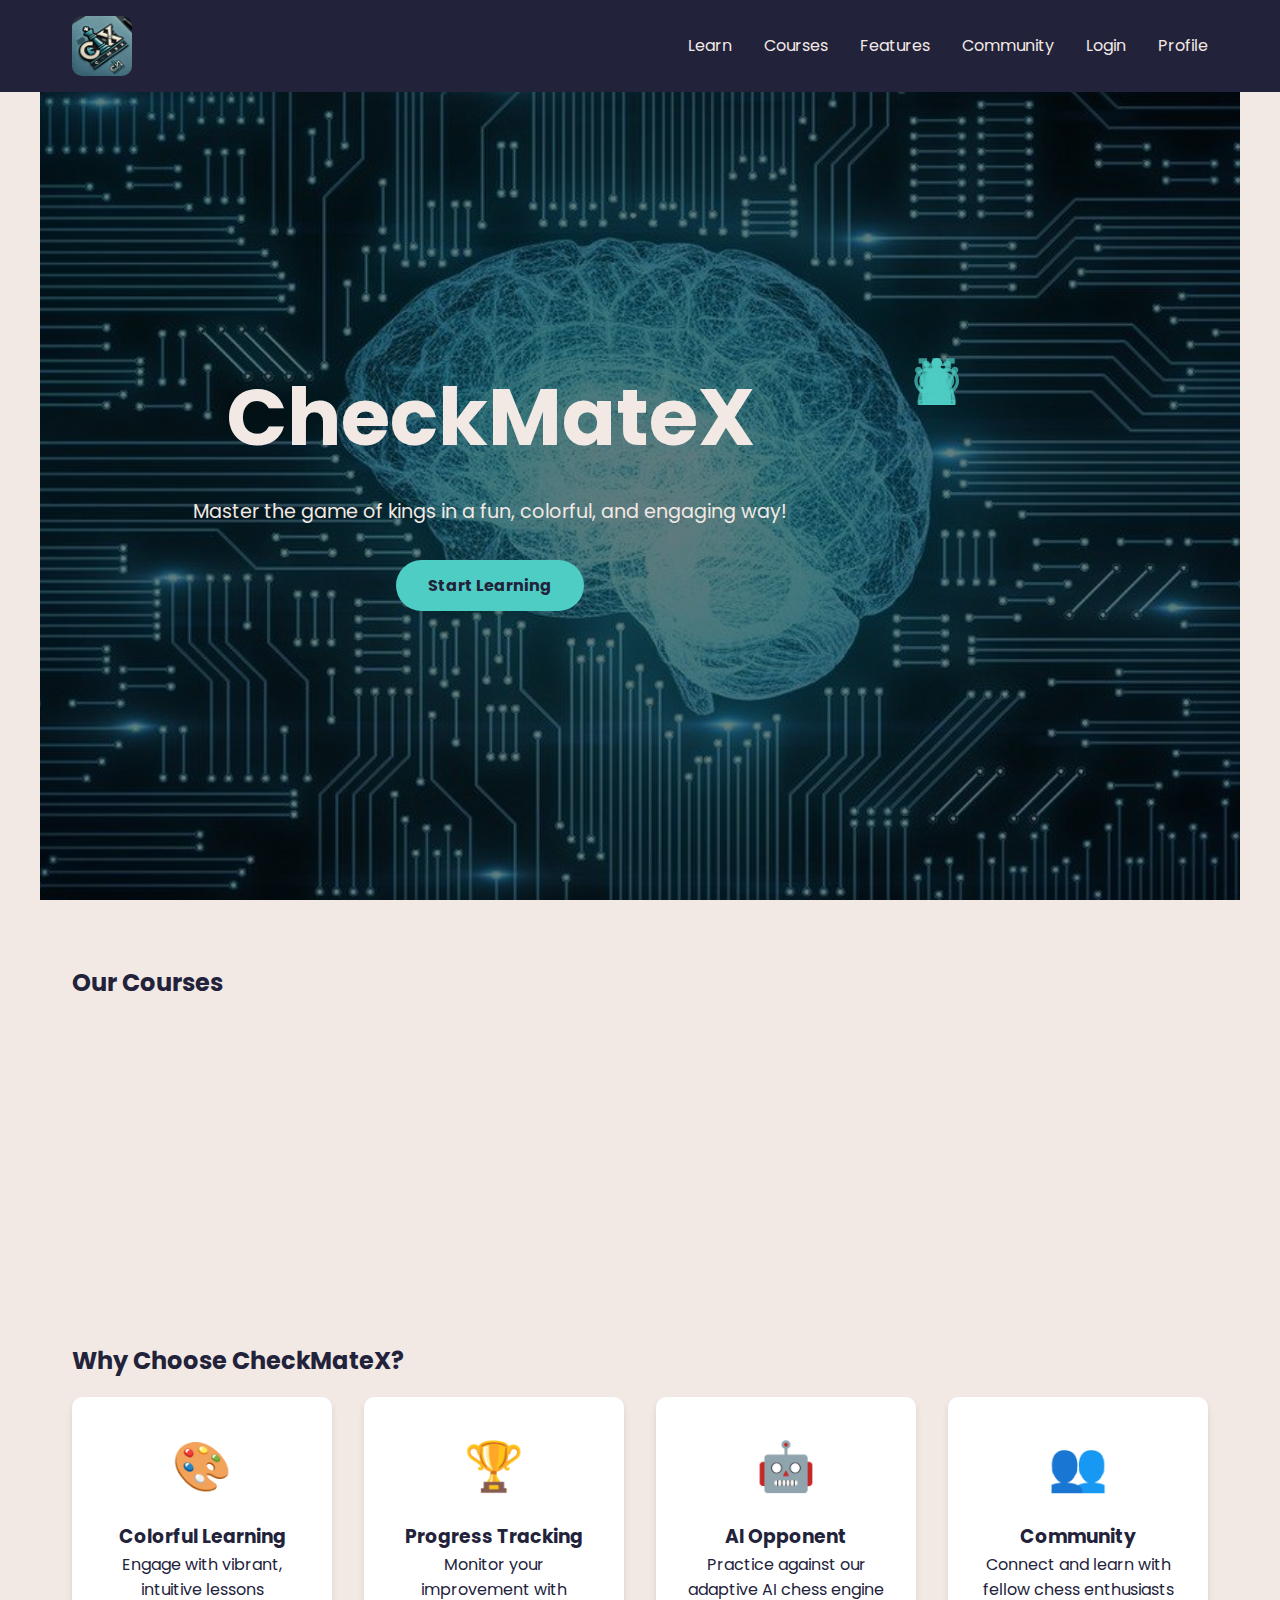
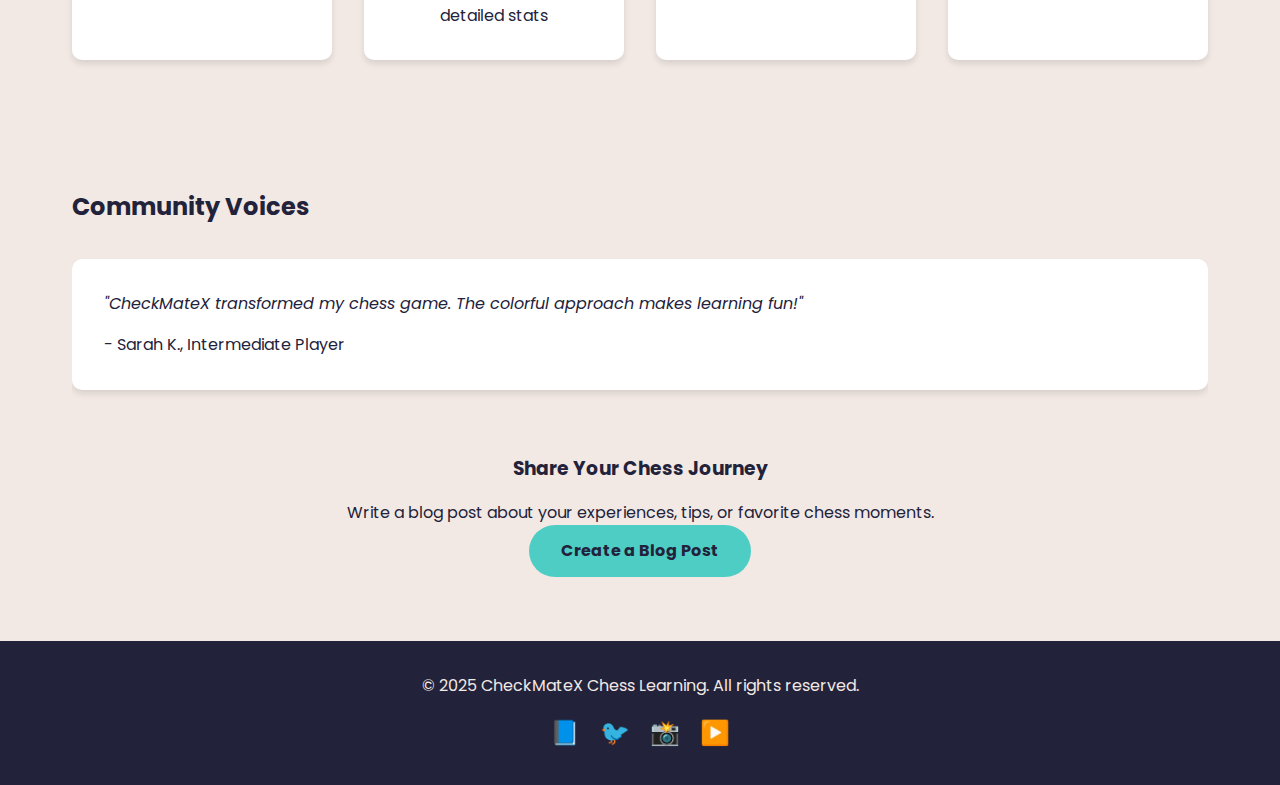
<file: index.html>
<!DOCTYPE html>
<html lang="en">
<head>
    <meta charset="UTF-8">
    <meta name="viewport" content="width=device-width, initial-scale=1.0">
    <title>CheckMateX - Master Chess in Style!</title>
    <link rel="stylesheet" href="styles.css">
    <link href="https://fonts.googleapis.com/css2?family=Poppins:wght@400;600;700&display=swap" rel="stylesheet">
</head>
<body>
    <header>
        <nav>
            <div class="logo">
                <img src="/images/cmx-logo.webp" alt="CMX Logo" class="logo-img">
                <span>CheckMateX</span>
            </div>
            
            <ul>
                <li><a href="learning-options.html">Learn</a></li>
                <li><a href="#courses">Courses</a></li>
                <li><a href="#features">Features</a></li>
                <li><a href="#testimonials">Community</a></li>
                <li><a href="login.html">Login</a></li>
                <li><a href="profile.html">Profile</a></li>
            </ul>
        </nav>
    </header>

    <main>
        <section id="home" class="hero">
            <div class="hero-content">
                <h1 class="website-name">CheckMateX</h1>
                <p>Master the game of kings in a fun, colorful, and engaging way!</p>
                <a href="learning-options.html" class="cta-button">Start Learning</a>
            </div>
            <div class="chess-board">
                <div class="piece" id="knight">♞</div>
                <div class="piece" id="rook">♜</div>
                <div class="piece" id="bishop">♝</div>
                <div class="piece" id="queen">♛</div>
                <div class="piece" id="king">♚</div>
                <div class="piece" id="pawn">♟</div>
            </div>
        </section>

        <section id="courses">
            <h2>Our Courses</h2>
            <div class="course-grid">
                <div class="course-card" style="--accent-color: #FF6B6B;">
                    <h3>Beginner's Gambit</h3>
                    <p>Master the basics and build a solid foundation</p>
                </div>
                <div class="course-card" style="--accent-color: #4ECDC4;">
                    <h3>Tactical Mastery</h3>
                    <p>Learn game-winning combinations and strategies</p>
                </div>
                <div class="course-card" style="--accent-color: #FFA07A;">
                    <h3>Endgame Wizardry</h3>
                    <p>Turn endgames into your secret weapon</p>
                </div>
                <div class="course-card" style="--accent-color: #45B7D1;">
                    <h3>Grandmaster Insights</h3>
                    <p>Advanced techniques from chess champions</p>
                </div>
            </div>
        </section>

        <section id="features">
            <h2>Why Choose CheckMateX?</h2>
            <div class="features-grid">
                <div class="feature">
                    <div class="feature-icon">🎨</div>
                    <h3>Colorful Learning</h3>
                    <p>Engage with vibrant, intuitive lessons</p>
                </div>
                <div class="feature">
                    <div class="feature-icon">🏆</div>
                    <h3>Progress Tracking</h3>
                    <p>Monitor your improvement with detailed stats</p>
                </div>
                <div class="feature">
                    <div class="feature-icon">🤖</div>
                    <h3>AI Opponent</h3>
                    <p>Practice against our adaptive AI chess engine</p>
                </div>
                <div class="feature">
                    <div class="feature-icon">👥</div>
                    <h3>Community</h3>
                    <p>Connect and learn with fellow chess enthusiasts</p>
                </div>
            </div>
        </section>

        <section id="testimonials">
            <h2>Community Voices</h2>
            <div class="testimonial-carousel">
                <div class="testimonial">
                    <p>"CheckMateX transformed my chess game. The colorful approach makes learning fun!"</p>
                    <span>- Sarah K., Intermediate Player</span>
                </div>
                <div class="testimonial">
                    <p>"I've tried many chess courses, but CheckMateX's interactive style is unmatched."</p>
                    <span>- Mike R., Beginner</span>
                </div>
                <div class="testimonial">
                    <p>"The Grandmaster Insights course helped me reach new heights in my chess career."</p>
                    <span>- Elena G., Advanced Player</span>
                </div>
            </div>
            <div class="blog-section">
                <h3>Share Your Chess Journey</h3>
                <p>Write a blog post about your experiences, tips, or favorite chess moments.</p>
                <a href="create-blog.html" class="cta-button">Create a Blog Post</a>
            </div>
        </section>
    </main>

    <footer>
        <p>&copy; 2025 CheckMateX Chess Learning. All rights reserved.</p>
        <div class="social-links">
            <a href="#" class="social-icon">📘</a>
            <a href="#" class="social-icon">🐦</a>
            <a href="#" class="social-icon">📸</a>
            <a href="#" class="social-icon">▶️</a>
        </div>
    </footer>

    <script src="script.js"></script>
</body>
</html>
</file>
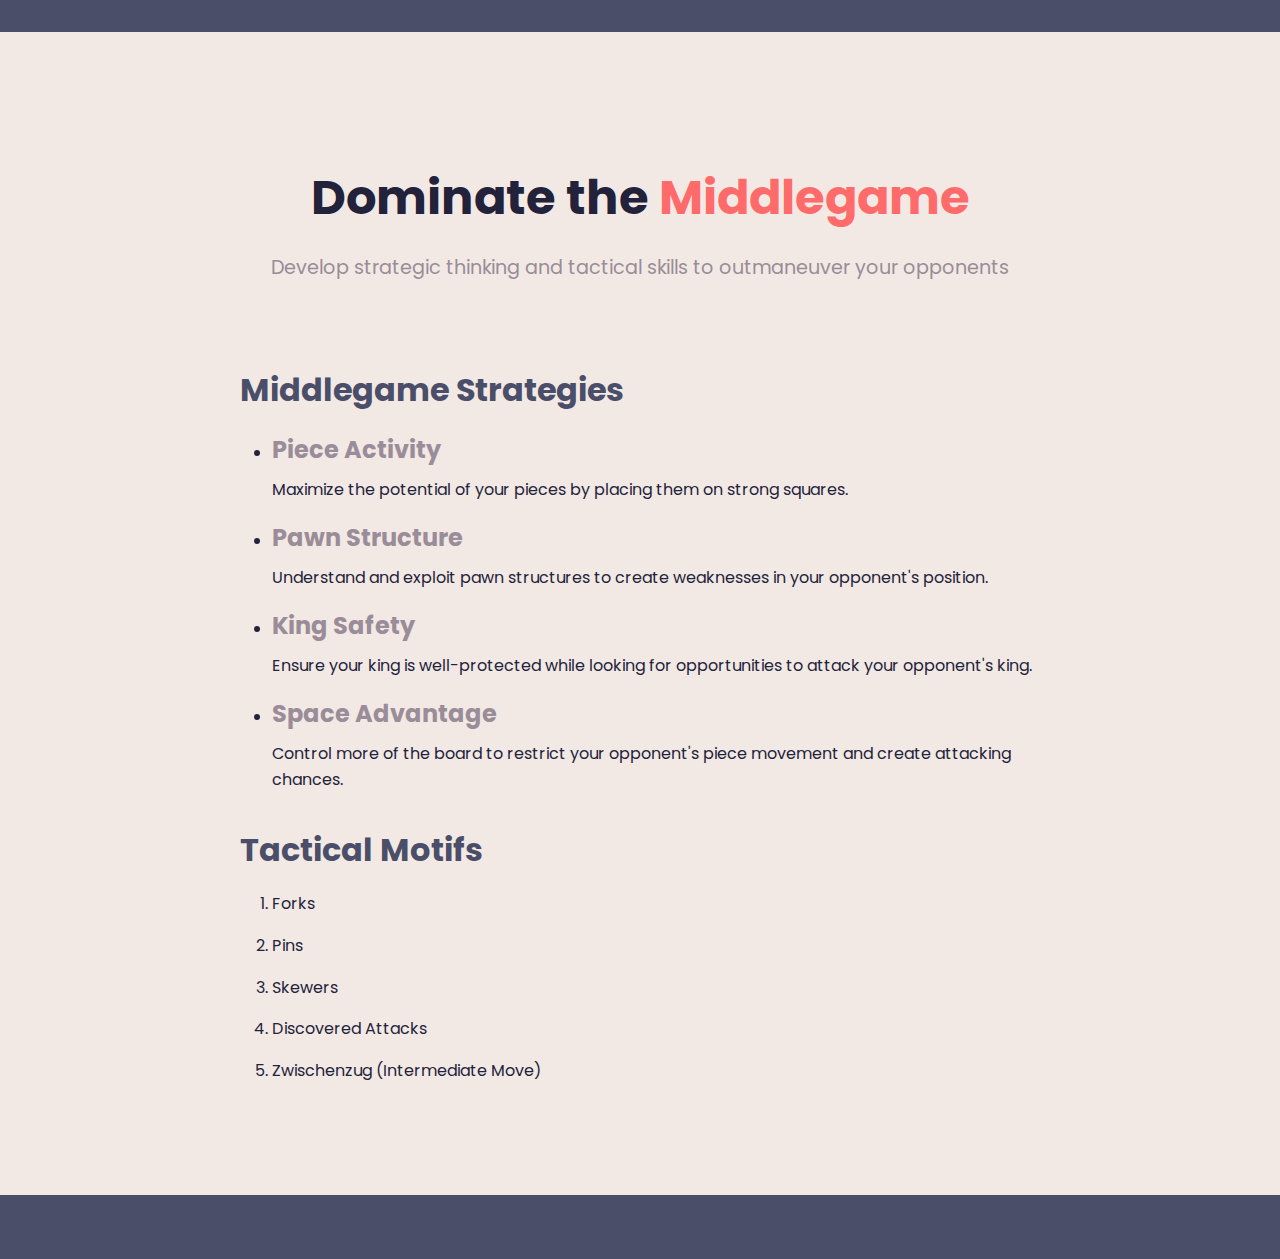
<file: endgames.html>
<!DOCTYPE html>
<html lang="en">
<head>
    <meta charset="UTF-8">
    <meta name="viewport" content="width=device-width, initial-scale=1.0">
    <title>CheckMateX - Chess Middlegames</title>
    <link rel="stylesheet" href="chess-content.css">
    <link href="https://fonts.googleapis.com/css2?family=Poppins:wght@400;600;700&display=swap" rel="stylesheet">
</head>
<body>
    <header>
        <!-- Header content (same as other pages) -->
    </header>

    <main>
        <section class="hero">
            <h1>Dominate the <span class="highlight">Middlegame</span></h1>
            <p>Develop strategic thinking and tactical skills to outmaneuver your opponents</p>
        </section>

        <section class="content">
            <h2>Middlegame Strategies</h2>
            <ul>
                <li>
                    <h3>Piece Activity</h3>
                    <p>Maximize the potential of your pieces by placing them on strong squares.</p>
                </li>
                <li>
                    <h3>Pawn Structure</h3>
                    <p>Understand and exploit pawn structures to create weaknesses in your opponent's position.</p>
                </li>
                <li>
                    <h3>King Safety</h3>
                    <p>Ensure your king is well-protected while looking for opportunities to attack your opponent's king.</p>
                </li>
                <li>
                    <h3>Space Advantage</h3>
                    <p>Control more of the board to restrict your opponent's piece movement and create attacking chances.</p>
                </li>
            </ul>

            <h2>Tactical Motifs</h2>
            <ol>
                <li>Forks</li>
                <li>Pins</li>
                <li>Skewers</li>
                <li>Discovered Attacks</li>
                <li>Zwischenzug (Intermediate Move)</li>
            </ol>
        </section>
    </main>

    <footer>
        <!-- Footer content (same as other pages) -->
    </footer>

    <script src="chess-content.js"></script>
</body>
</html>
</file>
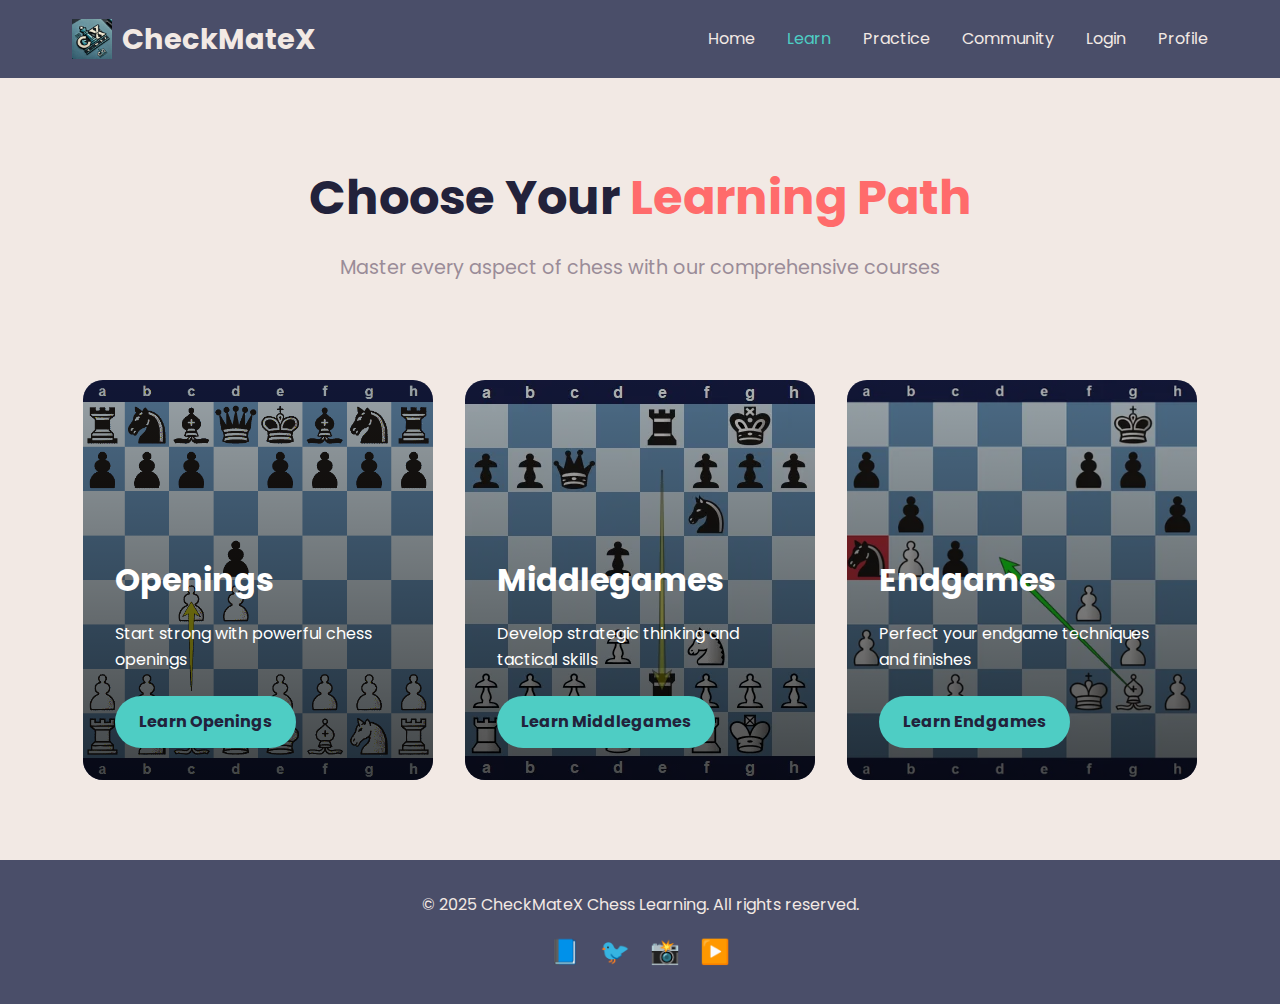
<file: learning-options.html>
<!DOCTYPE html>
<html lang="en">
<head>
    <meta charset="UTF-8">
    <meta name="viewport" content="width=device-width, initial-scale=1.0">
    <title>CheckMateX - Choose Your Learning Path</title>
    <link rel="stylesheet" href="learning-options.css">
    <link href="https://fonts.googleapis.com/css2?family=Poppins:wght@400;600;700&display=swap" rel="stylesheet">
</head>
<body>
    <header>
        <nav>
            <div class="logo">
                <img src="/images/cmx-logo.webp" alt="CheckMateX Logo" class="logo-img">
                <span>CheckMateX</span>
            </div>
            <ul>
                <li><a href="index.html">Home</a></li>
                <li><a href="#" class="active">Learn</a></li>
                <li><a href="#">Practice</a></li>
                <li><a href="#">Community</a></li>
                <li><a href="login.html">Login</a></li>
                <li><a href="profile.html">Profile</a></li>
            </ul>
        </nav>
    </header>

    <main>
        <section class="hero">
            <h1>Choose Your <span class="highlight">Learning Path</span></h1>
            <p>Master every aspect of chess with our comprehensive courses</p>
        </section>

        <section class="learning-options">
            <div class="option-card" id="openings">
                <div class="option-content">
                    <h2>Openings</h2>
                    <p>Start strong with powerful chess openings</p>
                    <a href="openings.html" class="learn-button">Learn Openings</a>
                </div>
            </div>
            <div class="option-card" id="middlegames">
                <div class="option-content">
                    <h2>Middlegames</h2>
                    <p>Develop strategic thinking and tactical skills</p>
                    <a href="middlegames.html" class="learn-button">Learn Middlegames</a>
                </div>
            </div>
            <div class="option-card" id="endgames">
                <div class="option-content">
                    <h2>Endgames</h2>
                    <p>Perfect your endgame techniques and finishes</p>
                    <a href="endgames.html" class="learn-button">Learn Endgames</a>
                </div>
            </div>
        </section>
    </main>

    <footer>
        <p>&copy; 2025 CheckMateX Chess Learning. All rights reserved.</p>
        <div class="social-links">
            <a href="#" class="social-icon">📘</a>
            <a href="#" class="social-icon">🐦</a>
            <a href="#" class="social-icon">📸</a>
            <a href="#" class="social-icon">▶️</a>
        </div>
    </footer>

    <script src="learning-options.js"></script>
</body>
</html>
</file>
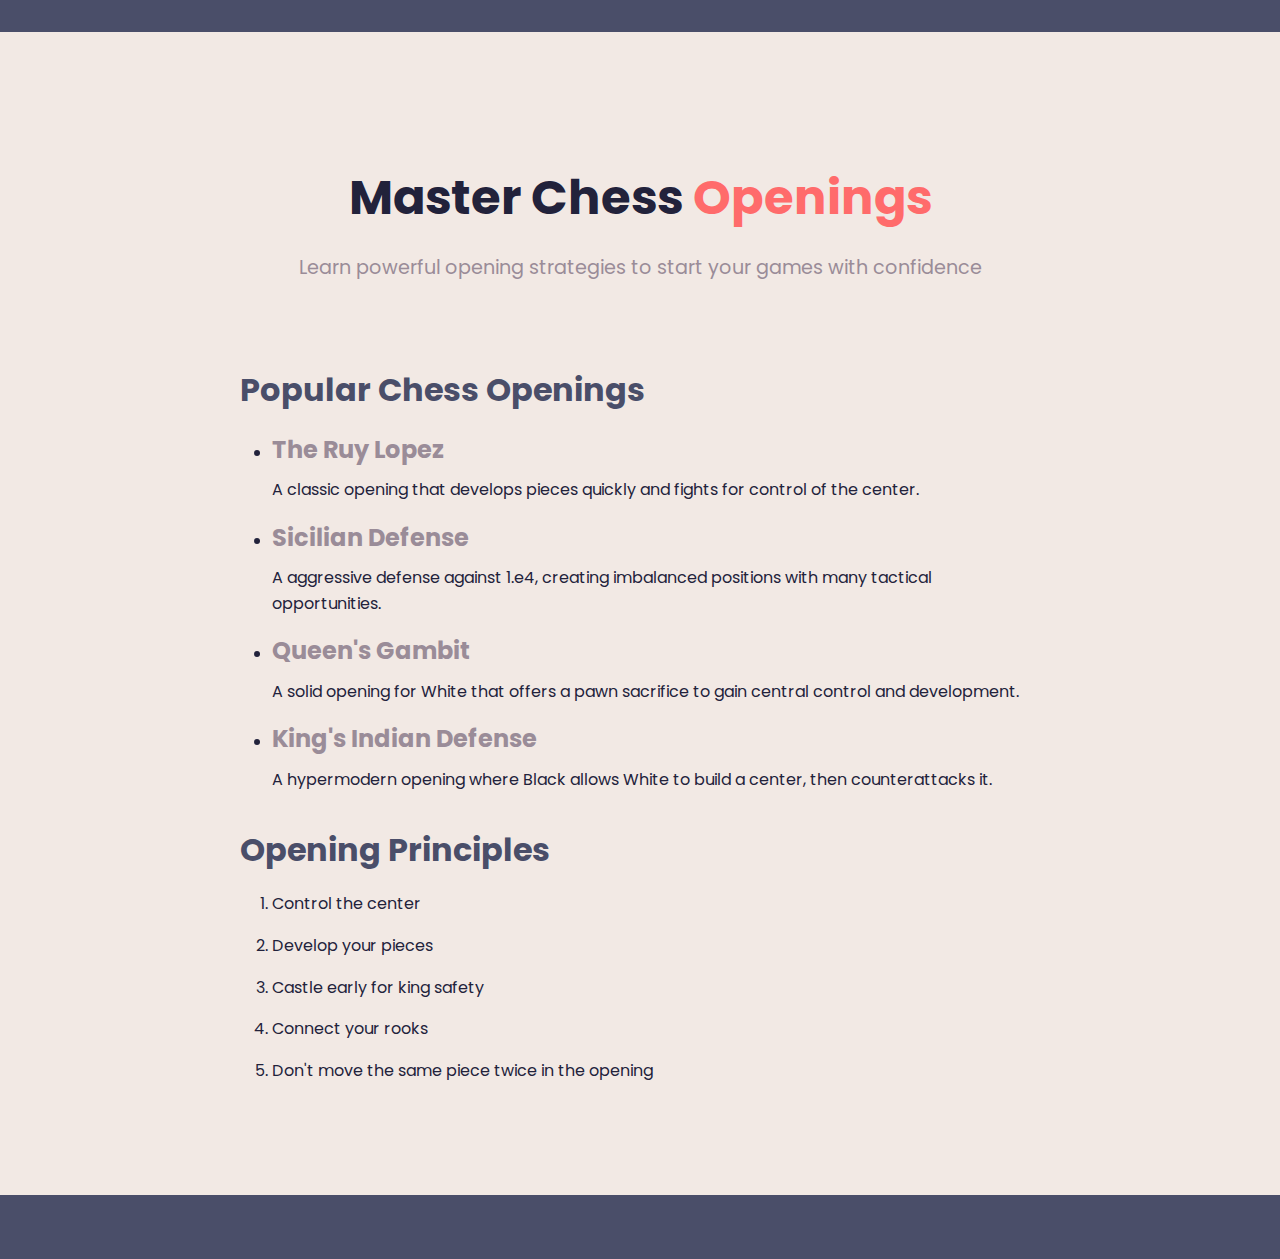
<file: openings.html>
<!DOCTYPE html>
<html lang="en">
<head>
    <meta charset="UTF-8">
    <meta name="viewport" content="width=device-width, initial-scale=1.0">
    <title>CheckMateX - Chess Openings</title>
    <link rel="stylesheet" href="chess-content.css">
    <link href="https://fonts.googleapis.com/css2?family=Poppins:wght@400;600;700&display=swap" rel="stylesheet">
</head>
<body>
    <header>
        <!-- Header content (same as other pages) -->
    </header>

    <main>
        <section class="hero">
            <h1>Master Chess <span class="highlight">Openings</span></h1>
            <p>Learn powerful opening strategies to start your games with confidence</p>
        </section>

        <section class="content">
            <h2>Popular Chess Openings</h2>
            <ul>
                <li>
                    <h3>The Ruy Lopez</h3>
                    <p>A classic opening that develops pieces quickly and fights for control of the center.</p>
                </li>
                <li>
                    <h3>Sicilian Defense</h3>
                    <p>A aggressive defense against 1.e4, creating imbalanced positions with many tactical opportunities.</p>
                </li>
                <li>
                    <h3>Queen's Gambit</h3>
                    <p>A solid opening for White that offers a pawn sacrifice to gain central control and development.</p>
                </li>
                <li>
                    <h3>King's Indian Defense</h3>
                    <p>A hypermodern opening where Black allows White to build a center, then counterattacks it.</p>
                </li>
            </ul>

            <h2>Opening Principles</h2>
            <ol>
                <li>Control the center</li>
                <li>Develop your pieces</li>
                <li>Castle early for king safety</li>
                <li>Connect your rooks</li>
                <li>Don't move the same piece twice in the opening</li>
            </ol>
        </section>
    </main>

    <footer>
        <!-- Footer content (same as other pages) -->
    </footer>

    <script src="chess-content.js"></script>
</body>
</html>
</file>
<file: styles.css>
:root {
  --primary-color: #22223b;
  --secondary-color: #4a4e69;
  --accent-color-1: #ff6b6b;
  --accent-color-2: #4ecdc4;
  --accent-color-3: #ffa07a;
  --background-color: #f2e9e4;
  --text-color: #22223b;
}

* {
  margin: 0;
  padding: 0;
  box-sizing: border-box;
}

body {
  font-family: "Poppins", sans-serif;
  line-height: 1.6;
  color: var(--text-color);
  background-color: var(--background-color);
}

/* Header and Navigation */
header {
  background-color: var(--primary-color);
  padding: 1rem 0;
  position: fixed;
  width: 100%;
  top: 0;
  z-index: 1000;
}

nav {
  display: flex;
  justify-content: space-between;
  align-items: center;
  max-width: 1200px;
  margin: 0 auto;
  padding: 0 2rem;
}

.logo {
    display: flex;
    align-items: center;
}

.logo-img {
    width: 60px; /* Adjust size as needed */
    height: auto;
    border-radius: 10px; /* Slight rounded edges for a classy look */
    margin-right: 10px;
}


nav ul {
  display: flex;
  list-style: none;
}

nav ul li {
  margin-left: 2rem;
}

nav ul li a {
  color: var(--background-color);
  text-decoration: none;
  transition: color 0.3s ease;
}

nav ul li a:hover {
  color: var(--accent-color-2);
}

/* Main Content */
main {
  margin-top: 4rem;
}

section {
  padding: 4rem 2rem;
  max-width: 1200px;
  margin: 0 auto;
}

h1,
h2 {
  margin-bottom: 1rem;
}

/* Hero Section */
.hero {
  display: flex;
  justify-content: space-between;
  align-items: center;
  min-height: calc(100vh - 4rem);
  background-image: url(/images/bb.jpg);
  background-size: cover;
  background-position: center;
  color: var(--background-color);
  overflow: hidden;
  position: relative;
}

.hero::before {
  content: "";
  position: absolute;
  top: 0;
  left: 0;
  right: 0;
  bottom: 0;
  background: rgba(0, 0, 0, 0.5);
  z-index: 1;
}

.hero-content {
  flex: 1;
  z-index: 2;
  text-align: center;
}

.website-name {
  font-size: 5rem;
  font-weight: bold;
  margin-bottom: 1rem;
  animation: popUp 1s ease-out;
}

@keyframes popUp {
  0% {
    transform: scale(0);
    opacity: 0;
  }
  80% {
    transform: scale(1.1);
  }
  100% {
    transform: scale(1);
    opacity: 1;
  }
}

.hero p {
  font-size: 1.2rem;
  margin-bottom: 2rem;
}

.cta-button {
  display: inline-block;
  background-color: var(--accent-color-2);
  color: var(--text-color);
  padding: 0.8rem 2rem;
  text-decoration: none;
  font-weight: bold;
  border-radius: 50px;
  transition: transform 0.3s ease, box-shadow 0.3s ease;
}

.cta-button:hover {
  transform: translateY(-3px);
  box-shadow: 0 4px 10px rgba(0, 0, 0, 0.2);
}

.chess-board {
  position: relative;
  width: 300px;
  height: 300px;
  z-index: 2;
}

.piece {
  position: absolute;
  font-size: 4rem;
  opacity: 0.7;
  transition: all 0.5s ease;
  color: var(--accent-color-2);
}

/* Courses Section */
.course-grid {
  display: grid;
  grid-template-columns: repeat(auto-fit, minmax(250px, 1fr));
  gap: 2rem;
}

.course-card {
  background-color: white;
  border-radius: 10px;
  padding: 2rem;
  box-shadow: 0 4px 6px rgba(0, 0, 0, 0.1);
  transition: transform 0.3s ease, box-shadow 0.3s ease;
  border-top: 5px solid var(--accent-color);
}

.course-card:hover {
  transform: translateY(-5px);
  box-shadow: 0 6px 12px rgba(0, 0, 0, 0.15);
}

.course-card h3 {
  color: var(--accent-color);
  margin-bottom: 1rem;
}

/* Features Section */
.features-grid {
  display: grid;
  grid-template-columns: repeat(auto-fit, minmax(200px, 1fr));
  gap: 2rem;
}

.feature {
  text-align: center;
  padding: 2rem;
  background-color: white;
  border-radius: 10px;
  box-shadow: 0 4px 6px rgba(0, 0, 0, 0.1);
  transition: transform 0.3s ease;
}

.feature:hover {
  transform: translateY(-5px);
}

.feature-icon {
  font-size: 3rem;
  margin-bottom: 1rem;
}

/* Testimonials Section */
.testimonial-carousel {
  display: flex;
  overflow-x: auto;
  scroll-snap-type: x mandatory;
  gap: 2rem;
  padding: 1rem 0;
}

.testimonial {
  flex: 0 0 100%;
  scroll-snap-align: start;
  background-color: white;
  padding: 2rem;
  border-radius: 10px;
  box-shadow: 0 4px 6px rgba(0, 0, 0, 0.1);
}

.testimonial p {
  font-style: italic;
  margin-bottom: 1rem;
}

.blog-section {
  margin-top: 3rem;
  text-align: center;
}

.blog-section h3 {
  margin-bottom: 1rem;
}

/* Footer */
footer {
  background-color: var(--primary-color);
  color: var(--background-color);
  text-align: center;
  padding: 2rem 0;
}

.social-links {
  margin-top: 1rem;
}

.social-icon {
  font-size: 1.5rem;
  margin: 0 0.5rem;
  text-decoration: none;
}

/* Responsive Design */
@media (max-width: 768px) {
  nav {
    flex-direction: column;
  }

  nav ul {
    margin-top: 1rem;
  }

  nav ul li {
    margin-left: 0;
    margin-right: 1rem;
  }

  .hero {
    flex-direction: column;
    text-align: center;
  }

  .website-name {
    font-size: 3rem;
  }

  .chess-board {
    margin-top: 2rem;
  }
}
</file>
<file: chess-content.css>
:root {
    --primary-color: #4a4e69;
    --secondary-color: #9a8c98;
    --accent-color-1: #ff6b6b;
    --accent-color-2: #4ecdc4;
    --accent-color-3: #ffa07a;
    --background-color: #f2e9e4;
    --text-color: #22223b;
  }
  
  * {
    margin: 0;
    padding: 0;
    box-sizing: border-box;
  }
  
  body {
    font-family: "Poppins", sans-serif;
    line-height: 1.6;
    color: var(--text-color);
    background-color: var(--background-color);
  }
  
  /* Header and Navigation */
  header {
    background-color: var(--primary-color);
    padding: 1rem 0;
    position: fixed;
    width: 100%;
    top: 0;
    z-index: 1000;
  }
  
  nav {
    display: flex;
    justify-content: space-between;
    align-items: center;
    max-width: 1200px;
    margin: 0 auto;
    padding: 0 2rem;
  }
  
  .logo {
    display: flex;
    align-items: center;
    font-size: 1.8rem;
    font-weight: bold;
    color: var(--background-color);
  }
  
  .logo-img {
    width: 40px;
    height: 40px;
    margin-right: 10px;
  }
  
  nav ul {
    display: flex;
    list-style: none;
  }
  
  nav ul li {
    margin-left: 2rem;
  }
  
  nav ul li a {
    color: var(--background-color);
    text-decoration: none;
    transition: color 0.3s ease;
  }
  
  nav ul li a:hover,
  nav ul li a.active {
    color: var(--accent-color-2);
  }
  
  /* Main Content */
  main {
    margin-top: 5rem;
    padding: 2rem;
  }
  
  .hero {
    text-align: center;
    padding: 3rem 0;
  }
  
  .hero h1 {
    font-size: 3rem;
    margin-bottom: 1rem;
  }
  
  .highlight {
    color: var(--accent-color-1);
  }
  
  .hero p {
    font-size: 1.2rem;
    color: var(--secondary-color);
  }
  
  .content {
    max-width: 800px;
    margin: 0 auto;
  }
  
  .content h2 {
    font-size: 2rem;
    margin-top: 2rem;
    margin-bottom: 1rem;
    color: var(--primary-color);
  }
  
  .content ul,
  .content ol {
    margin-left: 2rem;
    margin-bottom: 2rem;
  }
  
  .content li {
    margin-bottom: 1rem;
  }
  
  .content h3 {
    font-size: 1.5rem;
    margin-bottom: 0.5rem;
    color: var(--secondary-color);
  }
  
  /* Footer */
  footer {
    background-color: var(--primary-color);
    color: var(--background-color);
    text-align: center;
    padding: 2rem 0;
    margin-top: 3rem;
  }
  
  .social-links {
    margin-top: 1rem;
  }
  
  .social-icon {
    font-size: 1.5rem;
    margin: 0 0.5rem;
    text-decoration: none;
  }
  
  /* Responsive Design */
  @media (max-width: 768px) {
    nav {
      flex-direction: column;
    }
  
    nav ul {
      margin-top: 1rem;
    }
  
    nav ul li {
      margin-left: 0;
      margin-right: 1rem;
    }
  
    .hero h1 {
      font-size: 2.5rem;
    }
  
    .content {
      padding: 0 1rem;
    }
  }
</file>
<file: learning-options.css>
:root {
    --primary-color: #4a4e69;
    --secondary-color: #9a8c98;
    --accent-color-1: #ff6b6b;
    --accent-color-2: #4ecdc4;
    --accent-color-3: #ffa07a;
    --background-color: #f2e9e4;
    --text-color: #22223b;
  }
  
  * {
    margin: 0;
    padding: 0;
    box-sizing: border-box;
  }
  
  body {
    font-family: "Poppins", sans-serif;
    line-height: 1.6;
    color: var(--text-color);
    background-color: var(--background-color);
  }
  
  /* Header and Navigation */
  header {
    background-color: var(--primary-color);
    padding: 1rem 0;
    position: fixed;
    width: 100%;
    top: 0;
    z-index: 1000;
  }
  
  nav {
    display: flex;
    justify-content: space-between;
    align-items: center;
    max-width: 1200px;
    margin: 0 auto;
    padding: 0 2rem;
  }
  
  .logo {
    display: flex;
    align-items: center;
    font-size: 1.8rem;
    font-weight: bold;
    color: var(--background-color);
  }
  
  .logo-img {
    width: 40px;
    height: 40px;
    margin-right: 10px;
  }
  
  nav ul {
    display: flex;
    list-style: none;
  }
  
  nav ul li {
    margin-left: 2rem;
  }
  
  nav ul li a {
    color: var(--background-color);
    text-decoration: none;
    transition: color 0.3s ease;
  }
  
  nav ul li a:hover,
  nav ul li a.active {
    color: var(--accent-color-2);
  }
  
  /* Main Content */
  main {
    margin-top: 5rem;
    padding: 2rem;
  }
  
  .hero {
    text-align: center;
    padding: 3rem 0;
  }
  
  .hero h1 {
    font-size: 3rem;
    margin-bottom: 1rem;
  }
  
  .highlight {
    color: var(--accent-color-1);
  }
  
  .hero p {
    font-size: 1.2rem;
    color: var(--secondary-color);
  }
  
  /* Learning Options */
  .learning-options {
    display: flex;
    justify-content: center;
    gap: 2rem;
    margin-top: 3rem;
  }
  
  .option-card {
    flex: 1;
    max-width: 350px;
    height: 400px;
    border-radius: 20px;
    overflow: hidden;
    position: relative;
    transition: transform 0.3s ease, box-shadow 0.3s ease;
  }
  
  .option-card:hover {
    transform: translateY(-10px);
    box-shadow: 0 10px 20px rgba(0, 0, 0, 0.2);
  }
  
  .option-card::before {
    content: "";
    position: absolute;
    top: 0;
    left: 0;
    right: 0;
    bottom: 0;
    background: linear-gradient(to bottom, rgba(0, 0, 0, 0.3), rgba(0, 0, 0, 0.7));
    z-index: 1;
  }
  
  #openings {
    background: url("/images/Opening.png") no-repeat center center / cover;
  }
  
  #middlegames {
    background: url("/images/middlegame.webp") no-repeat center center / cover;
  }
  
  #endgames {
    background: url("/images/endgame.webp") no-repeat center center / cover;
  }
  
  .option-content {
    position: absolute;
    bottom: 0;
    left: 0;
    right: 0;
    padding: 2rem;
    color: white;
    z-index: 2;
  }
  
  .option-content h2 {
    font-size: 2rem;
    margin-bottom: 1rem;
  }
  
  .option-content p {
    margin-bottom: 1.5rem;
  }
  
  .learn-button {
    display: inline-block;
    background-color: var(--accent-color-2);
    color: var(--text-color);
    padding: 0.8rem 1.5rem;
    text-decoration: none;
    font-weight: bold;
    border-radius: 50px;
    transition: transform 0.3s ease, box-shadow 0.3s ease;
  }
  
  .learn-button:hover {
    transform: translateY(-3px);
    box-shadow: 0 4px 10px rgba(0, 0, 0, 0.2);
  }
  
  /* Footer */
  footer {
    background-color: var(--primary-color);
    color: var(--background-color);
    text-align: center;
    padding: 2rem 0;
    margin-top: 3rem;
  }
  
  .social-links {
    margin-top: 1rem;
  }
  
  .social-icon {
    font-size: 1.5rem;
    margin: 0 0.5rem;
    text-decoration: none;
  }
  
  /* Responsive Design */
  @media (max-width: 768px) {
    nav {
      flex-direction: column;
    }
  
    nav ul {
      margin-top: 1rem;
    }
  
    nav ul li {
      margin-left: 0;
      margin-right: 1rem;
    }
  
    .learning-options {
      flex-direction: column;
      align-items: center;
    }
  
    .option-card {
      width: 100%;
      max-width: none;
      margin-bottom: 2rem;
    }
  }
</file>
